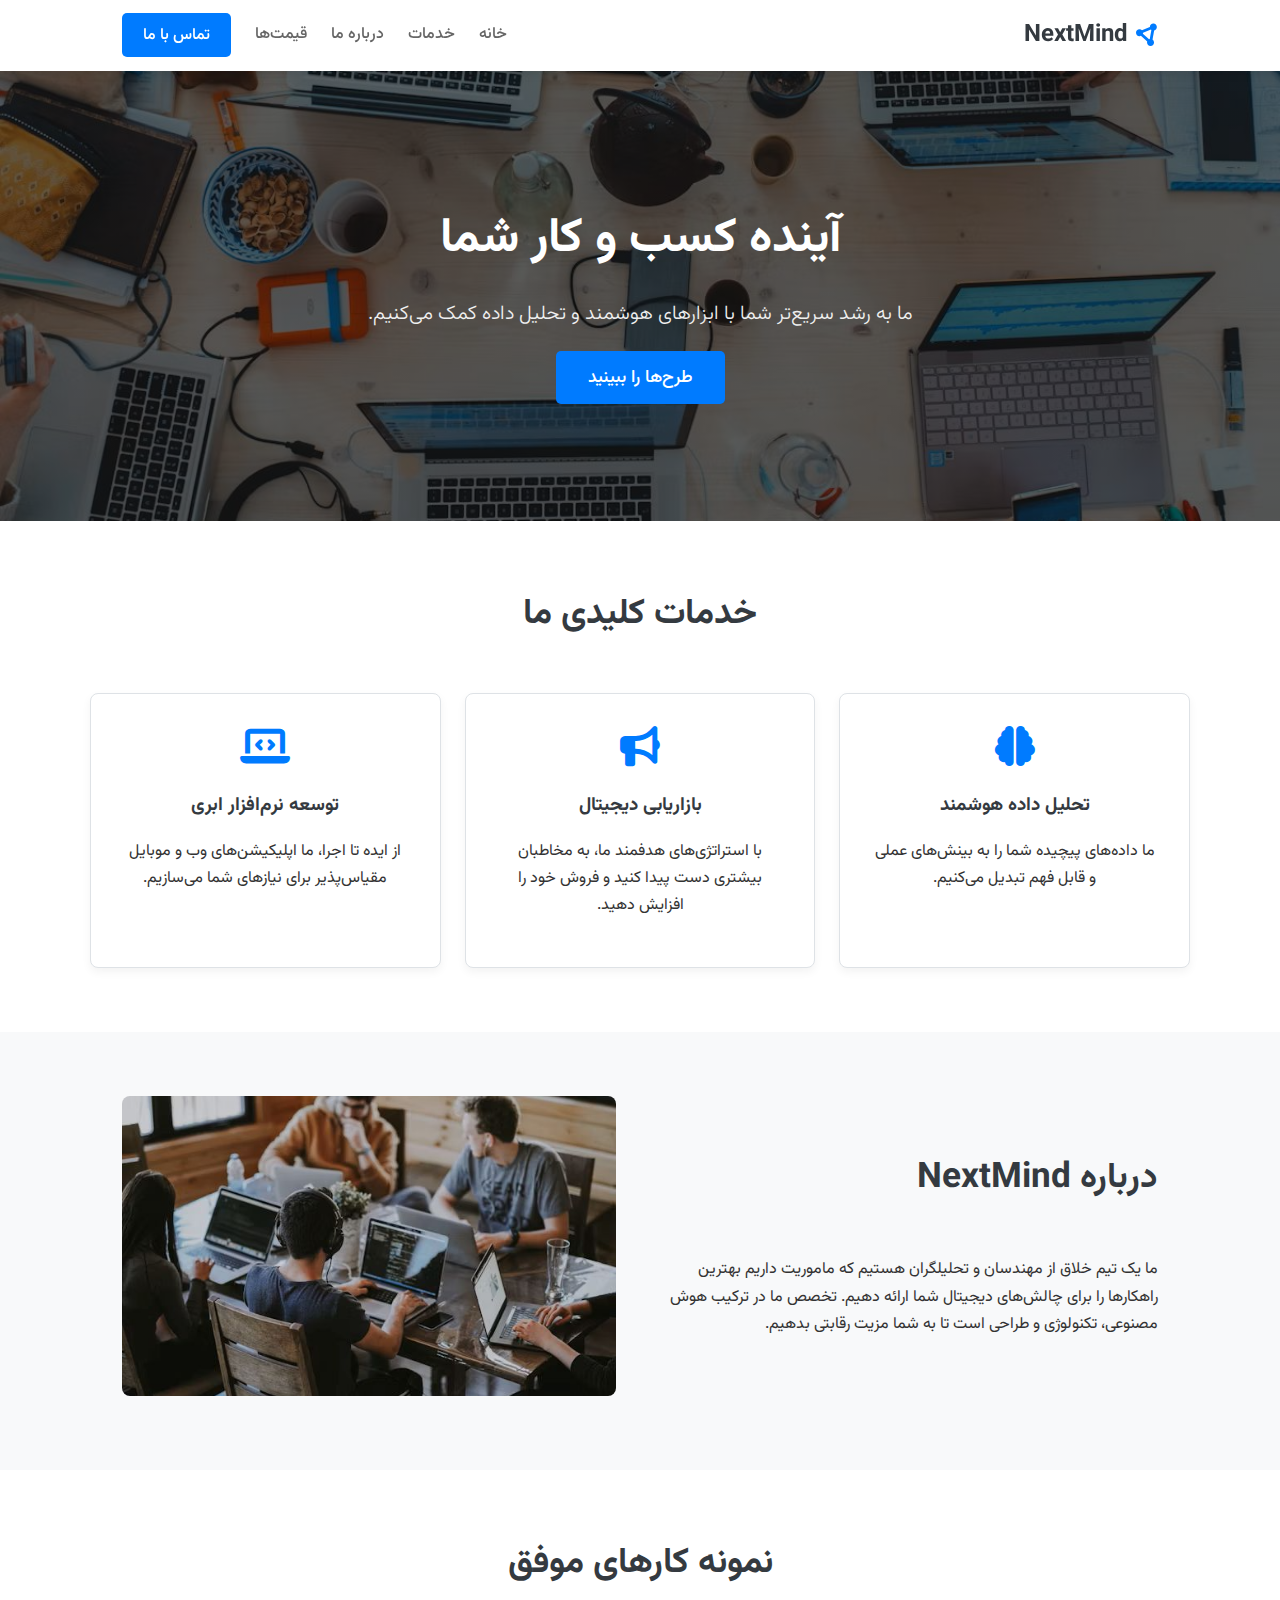
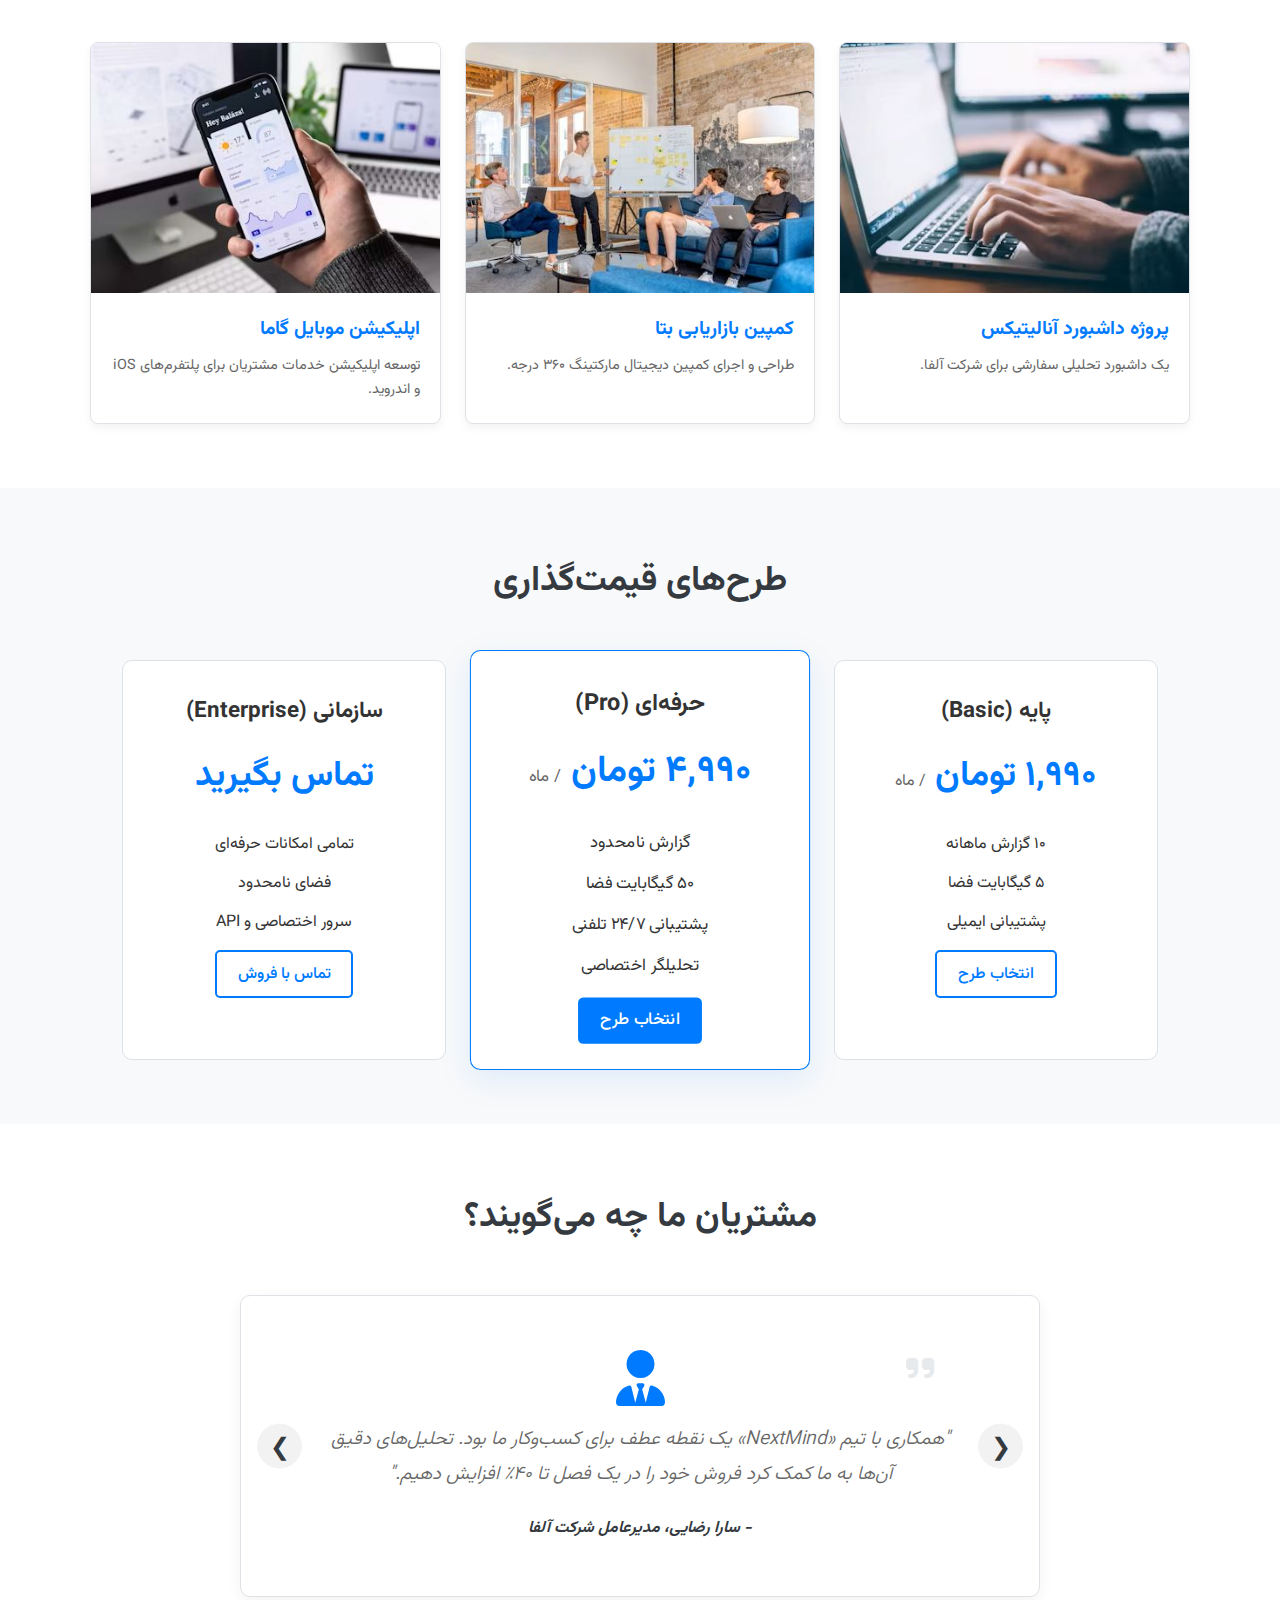
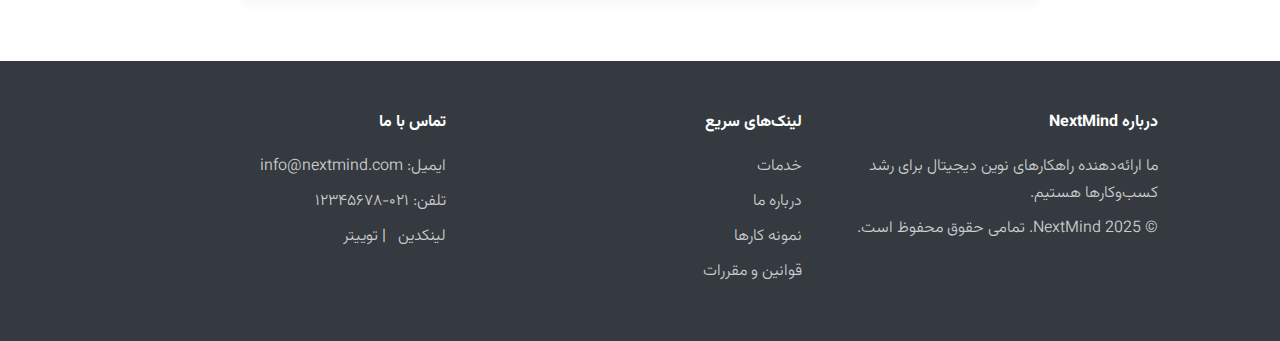
<file: homepage_desktop-Amin/index.html>
<!DOCTYPE html>
<html lang="fa" dir="rtl">
<head>
    <meta charset="UTF-8">
    <meta name="viewport" content="width=device-width, initial-scale=1.0">
    <title>NextMind | راهکارهای نوین دیجیتال</title>
    
    <link rel="preconnect" href="https://fonts.googleapis.com">
    <link rel="preconnect" href="https://fonts.gstatic.com" crossorigin>
    <link href="https://fonts.googleapis.com/css2?family=Vazirmatn:wght@300;400;500;700&display=swap" rel="stylesheet">
    
    <link rel="stylesheet" href="https://cdnjs.cloudflare.com/ajax/libs/font-awesome/6.5.2/css/all.min.css">
    
    <link rel="stylesheet" href="style.css">
</head>
<body>

    <header class="main-header">
        <nav class="container">
            <div class="logo">
                <i class="fas fa-circle-nodes"></i>
                NextMind
            </div>
            <ul class="nav-menu">
                <li><a href="#hero">خانه</a></li>
                <li><a href="#services">خدمات</a></li>
                <li><a href="#about">درباره ما</a></li>
                <li><a href="#pricing">قیمت‌ها</a></li>
                <li><a href="#contact" class="btn-primary">تماس با ما</a></li>
            </ul>
        </nav>
    </header>

    <main>
        <section id="hero" class="hero-section">
            <div class="container hero-content">
                <h1>آینده کسب و کار شما</h1>
                <p>ما به رشد سریع‌تر شما با ابزارهای هوشمند و تحلیل داده کمک می‌کنیم.</p>
                <a href="#pricing" class="btn-cta">طرح‌ها را ببینید</a>
            </div>
        </section>

        <section id="services" class="container section-padding">
            <h2 class="section-title">خدمات کلیدی ما</h2>
            <div class="features-grid">
                <div class="feature-card">
                    <i class="fas fa-brain"></i>
                    <h3>تحلیل داده هوشمند</h3>
                    <p>ما داده‌های پیچیده شما را به بینش‌های عملی و قابل فهم تبدیل می‌کنیم.</p>
                </div>
                <div class="feature-card">
                    <i class="fas fa-bullhorn"></i>
                    <h3>بازاریابی دیجیتال</h3>
                    <p>با استراتژی‌های هدفمند ما، به مخاطبان بیشتری دست پیدا کنید و فروش خود را افزایش دهید.</p>
                </div>
                <div class="feature-card">
                    <i class="fas fa-laptop-code"></i>
                    <h3>توسعه نرم‌افزار ابری</h3>
                    <p>از ایده تا اجرا، ما اپلیکیشن‌های وب و موبایل مقیاس‌پذیر برای نیازهای شما می‌سازیم.</p>
                </div>
            </div>
        </section>

        <section id="about" class="section-padding bg-light">
             <div class="container about-flex">
                <div class="about-text">
                    <h2 class="section-title">درباره NextMind</h2>
                    <p>ما یک تیم خلاق از مهندسان و تحلیلگران هستیم که ماموریت داریم بهترین راهکارها را برای چالش‌های دیجیتال شما ارائه دهیم. تخصص ما در ترکیب هوش مصنوعی، تکنولوژی و طراحی است تا به شما مزیت رقابتی بدهیم.</p>
                </div>
                <div class="about-image">
                    <img src="assets/images/team.jpg" alt="تیم ما">
                </div>
            </div>
        </section>

        <section id="portfolio" class="container section-padding">
            <h2 class="section-title">نمونه کارهای موفق</h2>
            <div class="portfolio-grid">
                <div class="portfolio-item">
                    <img src="assets/images/analytics.jpg" alt="پروژه داشبورد آنالیتیکس">
                    <div class="portfolio-info">
                        <h4>پروژه داشبورد آنالیتیکس</h4>
                        <p>یک داشبورد تحلیلی سفارشی برای شرکت آلفا.</p>
                    </div>
                </div>
                <div class="portfolio-item">
                    <img src="assets/images/marketing.jpg" alt="کمپین بازاریابی بتا">
                    <div class="portfolio-info">
                        <h4>کمپین بازاریابی بتا</h4>
                        <p>طراحی و اجرای کمپین دیجیتال مارکتینگ ۳۶۰ درجه.</p>
                    </div>
                </div>
                <div class="portfolio-item">
                    <img src="assets/images/mobile-app.jpg" alt="اپلیکیشن موبایل گاما">
                    <div class="portfolio-info">
                        <h4>اپلیکیشن موبایل گاما</h4>
                        <p>توسعه اپلیکیشن خدمات مشتریان برای پلتفرم‌های iOS و اندروید.</p>
                    </div>
                </div>
            </div>
        </section>

        <section id="pricing" class="section-padding bg-light">
            <div class="container">
                <h2 class="section-title">طرح‌های قیمت‌گذاری</h2>
                <div class="pricing-grid">
                    <div class="price-card">
                        <h3>پایه (Basic)</h3>
                        <div class="price">۱,۹۹۰ تومان <span>/ ماه</span></div>
                        <ul>
                            <li>۱۰ گزارش ماهانه</li>
                            <li>۵ گیگابایت فضا</li>
                            <li>پشتیبانی ایمیلی</li>
                        </ul>
                        <a href="#" class="btn-outline">انتخاب طرح</a>
                    </div>
                    <div class="price-card featured">
                        <h3>حرفه‌ای (Pro)</h3>
                        <div class="price">۴,۹۹۰ تومان <span>/ ماه</span></div>
                        <ul>
                            <li>گزارش نامحدود</li>
                            <li>۵۰ گیگابایت فضا</li>
                            <li>پشتیبانی ۲۴/۷ تلفنی</li>
                            <li>تحلیلگر اختصاصی</li>
                        </ul>
                        <a href="#" class="btn-primary">انتخاب طرح</a>
                    </div>
                    <div class="price-card">
                        <h3>سازمانی (Enterprise)</h3>
                        <div class="price">تماس بگیرید</div>
                        <ul>
                            <li>تمامی امکانات حرفه‌ای</li>
                            <li>فضای نامحدود</li>
                            <li>سرور اختصاصی و API</li>
                        </ul>
                        <a href="#" class="btn-outline">تماس با فروش</a>
                    </div>
                </div>
            </div>
        </section>

        <section id="testimonials" class="container section-padding">
             <h2 class="section-title">مشتریان ما چه می‌گویند؟</h2>
             
             <div class="carousel-container">
                <div class="testimonial-slider">
                    <div class="testimonial-slide active">
                        <i class="fas fa-quote-right quote-icon"></i>
                        <p class="avatar"><i class="fas fa-user-tie"></i></p>
                        <blockquote>
                            "همکاری با تیم «NextMind» یک نقطه عطف برای کسب‌وکار ما بود. تحلیل‌های دقیق آن‌ها به ما کمک کرد فروش خود را در یک فصل تا ۴۰٪ افزایش دهیم."
                        </blockquote>
                        <cite>- سارا رضایی، مدیرعامل شرکت آلفا</cite>
                    </div>
                    <div class="testimonial-slide">
                        <i class="fas fa-quote-right quote-icon"></i>
                        <p class="avatar"><i class="fas fa-user-cog"></i></p>
                        <blockquote>
                            "سرعت و کیفیت پشتیبانی این تیم بی‌نظیر است. آن‌ها همیشه یک قدم جلوتر از نیازهای ما هستند و راهکارهای خلاقانه‌ای ارائه می‌دهند."
                        </blockquote>
                        <cite>- رضا احمدی، مدیر فنی بتا</cite>
                    </div>
                    <div class="testimonial-slide">
                        <i class="fas fa-quote-right quote-icon"></i>
                        <p class="avatar"><i class="fas fa-user-edit"></i></p>
                        <blockquote>
                            "اپلیکیشن موبایلی که NextMind برای ما توسعه داد، تجربه کاربری ما را متحول کرد. استفاده از آن بسیار ساده و روان است. کاملاً راضی هستیم."
                        </blockquote>
                        <cite>- مریم قاسمی، مدیر محصول گاما</cite>
                    </div>
                </div>
                
                <button class="carousel-btn prev-btn" aria-label="نظر قبلی">&#10094;</button>
                <button class="carousel-btn next-btn" aria-label="نظر بعدی">&#10095;</button>
            </div>
        </section>

    </main>

    <footer id="contact" class="main-footer">
        <div class="container footer-grid">
            <div>
                <h4>درباره NextMind</h4>
                <p>ما ارائه‌دهنده راهکارهای نوین دیجیتال برای رشد کسب‌وکارها هستیم.</p>
                <p>&copy; 2025 NextMind. تمامی حقوق محفوظ است.</p>
            </div>
            <div>
                <h4>لینک‌های سریع</h4>
                <ul>
                    <li><a href="#services">خدمات</a></li>
                    <li><a href="#about">درباره ما</a></li>
                    <li><a href="#portfolio">نمونه کارها</a></li>
                    <li><a href="#">قوانین و مقررات</a></li>
                </ul>
            </div>
            <div>
                <h4>تماس با ما</h4>
                <p>ایمیل: info@nextmind.com</p>
                <p>تلفن: ۰۲۱-۱۲۳۴۵۶۷۸</p>
                <div class="social-links">
                    <a href="#">لینکدین</a> | <a href="#">توییتر</a>
                </div>
            </div>
        </div>
    </footer>

    <script src="script.js"></script>
</body>
</html>
</file>
<file: homepage_desktop-Amin/style.css>
/* --- Global Styles & Variables --- */
:root {
    --primary-color: #007BFF; /* آبی */
    --secondary-color: #343A40; /* مشکی ملایم */
    --light-bg: #f8f9fa; /* خاکستری روشن */
    --text-color: #333;
    --text-light: #666;
    --white: #ffffff;
    --border-color: #dee2e6;
    --container-width: 1100px;
}

* {
    box-sizing: border-box;
    margin: 0;
    padding: 0;
}

html {
    scroll-behavior: smooth; 
}

body {
    font-family: 'Vazirmatn', sans-serif;
    line-height: 1.7;
    color: var(--text-color);
    background: var(--white);
}

.container {
    max-width: var(--container-width);
    margin: 0 auto;
    padding: 0 2rem;
}

ul { list-style: none; }
a { text-decoration: none; color: var(--primary-color); }
img { max-width: 100%; height: auto; }
p { margin-bottom: 1rem; }

/* --- Utility Classes --- */
.section-padding {
    padding: 4rem 0;
}
.section-title {
    text-align: center;
    font-size: 2.2rem;
    font-weight: 700; 
    margin-bottom: 3rem;
    color: var(--secondary-color);
}
.bg-light {
    background-color: var(--light-bg);
}

/* --- Buttons --- */
.btn-primary {
    background: var(--primary-color);
    color: var(--white);
    padding: 0.6rem 1.3rem;
    border-radius: 5px;
    transition: background 0.3s ease;
    font-weight: 500;
}
.btn-primary:hover {
    background: #0056b3;
}

.btn-cta {
    background: var(--primary-color);
    color: var(--white);
    padding: 0.8rem 2rem;
    font-size: 1.1rem;
    border-radius: 5px;
    transition: all 0.3s ease;
    border: none;
    cursor: pointer;
    font-weight: 500;
}
.btn-cta:hover {
    background: #0056b3;
    transform: translateY(-2px);
}

.btn-outline {
    background: transparent;
    color: var(--primary-color);
    border: 2px solid var(--primary-color);
    padding: 0.6rem 1.3rem;
    border-radius: 5px;
    transition: all 0.3s ease;
    font-weight: 500;
}
.btn-outline:hover {
    background: var(--primary-color);
    color: var(--white);
}

/* --- 1. Header / Navigation --- */
.main-header {
    background: rgba(255, 255, 255, 0.75); 
    backdrop-filter: blur(10px);
    -webkit-backdrop-filter: blur(10px); 
    box-shadow: 0 2px 10px rgba(0,0,0,0.1); 
    position: sticky;
    top: 0;
    z-index: 100;
    border-bottom: 1px solid rgba(255, 255, 255, 0.2); 
}
.main-header .container {
    display: flex;
    justify-content: space-between;
    align-items: center;
    height: 70px;
}
.logo {
    font-size: 1.5rem;
    font-weight: 700;
    color: var(--secondary-color);
    display: flex;
    align-items: center;
    gap: 0.5rem; 
}
.logo i {
    color: var(--primary-color); 
    font-size: 1.4rem; 
}

.nav-menu {
    display: flex;
    align-items: center;
    gap: 1.5rem;
}
.nav-menu a {
    color: var(--text-light);
    font-weight: 500;
}
.nav-menu a:hover {
    color: var(--primary-color);
}
.nav-menu a.btn-primary {
    color: var(--white);
}
.nav-menu a.btn-primary:hover {
    color: var(--white);
    background: #0056b3; 
}

/* --- 2. Hero Section --- */
.hero-section {
    background: linear-gradient(rgba(0, 0, 0, 0.6), rgba(0, 0, 0, 0.6)), url('assets/images/hero-bg.jpg');
    background-size: cover;
    background-position: center;
    color: var(--white);
    min-height: 450px; 
    display: flex;
    align-items: center;
    justify-content: center;
    text-align: center;
    padding: 4rem 1rem;
}
.hero-content h1 {
    font-size: 3rem;
    font-weight: 700;
    margin-bottom: 1rem;
    color: var(--white);
}
.hero-content p {
    font-size: 1.25rem;
    margin-bottom: 2rem;
    color: #f0f0f0;
    font-weight: 300;
}

/* --- 3. Features / Services (Grid) --- */
.features-grid {
    display: grid;
    grid-template-columns: repeat(3, 1fr);
    gap: 1.5rem;
}
.feature-card {
    background: var(--white);
    border: 1px solid var(--border-color);
    padding: 2rem;
    text-align: center;
    border-radius: 8px;
    box-shadow: 0 4px 10px rgba(0,0,0,0.05);
}
.feature-card i {
    font-size: 2.5rem;
    color: var(--primary-color);
    margin-bottom: 1.5rem; 
}
.feature-card h3 {
    margin-bottom: 1rem;
    color: var(--secondary-color); 
    font-weight: 700;
}

/* --- 4. About Us (Flexbox) --- */
.about-flex {
    display: flex;
    align-items: center;
    gap: 3rem;
}
.about-text {
    flex: 1; 
}
.about-text .section-title {
    text-align: right; 
}
.about-image {
    flex: 1; 
}
.about-image img {
    border-radius: 8px;
    width: 100%; 
    height: 300px; 
    object-fit: cover; 
}

/* --- 5. Portfolio (Grid) --- */
.portfolio-grid {
    display: grid;
    grid-template-columns: repeat(3, 1fr);
    gap: 1.5rem; 
}
.portfolio-item {
    background: var(--white);
    border: 1px solid var(--border-color);
    border-radius: 8px;
    box-shadow: 0 4px 10px rgba(0,0,0,0.05);
    overflow: hidden; 
    transition: transform 0.3s ease, box-shadow 0.3s ease;
}
.portfolio-item:hover {
    transform: translateY(-5px);
    box-shadow: 0 8px 15px rgba(0,0,0,0.1);
}
.portfolio-item img {
    width: 100%;
    height: 250px; 
    object-fit: cover; 
    display: block; 
}
.portfolio-info {
    padding: 1.25rem;
}
.portfolio-info h4 {
    font-size: 1.2rem;
    color: var(--primary-color);
    margin-bottom: 0.5rem;
    font-weight: 700;
}
.portfolio-info p {
    font-size: 0.9rem;
    color: var(--text-light);
    margin-bottom: 0;
}

/* --- 6. Pricing Plans (Grid) --- */
.pricing-grid {
    display: grid;
    grid-template-columns: repeat(3, 1fr);
    gap: 2rem;
}
.price-card {
    background: var(--white);
    border: 1px solid var(--border-color);
    border-radius: 10px;
    padding: 2rem;
    text-align: center;
    transition: all 0.3s ease;
}
.price-card.featured {
    border-color: var(--primary-color);
    transform: scale(1.05);
    box-shadow: 0 10px 30px rgba(0, 123, 255, 0.1);
}
.price-card h3 {
    font-size: 1.4rem;
    font-weight: 700;
}
.price-card .price {
    font-size: 2.2rem;
    font-weight: 700;
    color: var(--primary-color);
    margin: 1rem 0;
}
.price-card .price span {
    font-size: 1rem;
    color: var(--text-light);
    font-weight: 400;
}
.price-card ul {
    margin: 1.5rem 0;
}
.price-card li {
    margin-bottom: 0.75rem;
}
.price-card .btn-outline,
.price-card .btn-primary {
    margin-top: 1rem;
}

/* ============================================== */
/* --- بخش 7: استایل کروسل نظرات --- (جدید) --- */
/* ============================================== */
.carousel-container {
    position: relative;
    max-width: 800px;
    margin: 0 auto;
    background: var(--white);
    border: 1px solid var(--border-color);
    border-radius: 10px;
    padding: 2.5rem 5rem; /* فضای بیشتر در کناره‌ها برای دکمه‌ها */
    box-shadow: 0 5px 15px rgba(0,0,0,0.05);
    overflow: hidden; /* مهم */
    text-align: center;
}

.testimonial-slider {
    position: relative;
    width: 100%;
    /* ارتفاع ثابت برای جلوگیری از پرش صفحه */
    min-height: 220px; 
    display: flex;
    align-items: center;
}

.testimonial-slide {
    display: none; /* مخفی کردن همه اسلایدها */
    flex-direction: column;
    align-items: center;
    justify-content: center;
    width: 100%;
    
    /* انیمیشن محو شدن (Fade) */
    opacity: 0;
    transition: opacity 0.6s ease-in-out;
}

.testimonial-slide.active {
    display: flex; /* نمایش اسلاید فعال */
    opacity: 1;
}

.testimonial-slide .avatar {
    font-size: 3.5rem; /* آیکون آواتار کاربر */
    color: var(--primary-color);
    margin-bottom: 0.5rem;
    line-height: 1;
}

.testimonial-slide .quote-icon {
    position: absolute;
    top: 1rem;
    right: 1.5rem;
    font-size: 2rem;
    color: var(--border-color);
    opacity: 0.7;
}

.testimonial-slide blockquote {
    font-size: 1.2rem; 
    font-style: italic;
    color: var(--text-light);
    margin-bottom: 1.5rem;
    font-weight: 300;
    line-height: 1.8;
}

.testimonial-slide cite {
    font-weight: 700;
    color: var(--secondary-color);
}

/* دکمه‌های ناوبری کروسل */
.carousel-btn {
    position: absolute;
    top: 50%;
    transform: translateY(-50%);
    background-color: rgba(0, 0, 0, 0.05);
    color: var(--secondary-color);
    border: none;
    border-radius: 50%;
    width: 45px;
    height: 45px;
    font-size: 1.5rem;
    cursor: pointer;
    transition: background-color 0.3s ease;
    z-index: 10;
}
.carousel-btn:hover {
    background-color: rgba(0, 0, 0, 0.1);
}
/* دکمه‌ها برعکس برای فارسی (RTL) */
.prev-btn {
    right: 1rem; 
}
.next-btn {
    left: 1rem; 
}

/* --- 8. Footer (Grid) --- */
.main-footer {
    background: var(--secondary-color);
    color: #ccc;
    padding: 3rem 0;
}
.footer-grid {
    display: grid;
    grid-template-columns: repeat(3, 1fr);
    gap: 2rem;
}
.main-footer h4 {
    color: var(--white);
    margin-bottom: 1rem;
    font-weight: 700;
}
.main-footer p, .main-footer a {
    color: #ccc;
    margin-bottom: 0.5rem;
    font-weight: 300;
}
.main-footer a:hover {
    color: var(--white);
}
.main-footer ul li {
    margin-bottom: 0.5rem;
}
.social-links a {
    margin-left: 0.5rem;
}

/* --- Responsive (Mobile / Tablet) --- */
@media (max-width: 900px) {
    .features-grid,
    .pricing-grid,
    .portfolio-grid { 
        grid-template-columns: 1fr 1fr; 
    }
    .about-flex {
        flex-direction: column; 
        text-align: center;
    }
    .about-text .section-title {
        text-align: center;
    }
    .footer-grid {
        grid-template-columns: 1fr 1fr;
    }
}

@media (max-width: 600px) {
    .nav-menu {
        display: none; 
    }
    .logo {
        width: 100%;
        justify-content: center;
    }
    .hero-content h1 {
        font-size: 2.2rem;
    }
    .features-grid,
    .pricing-grid,
    .portfolio-grid, 
    .footer-grid {
        grid-template-columns: 1fr; 
    }
    .price-card.featured {
        transform: scale(1); 
    }
    .about-image img, .portfolio-item img {
        height: auto; 
    }

    /* کروسل در موبایل */
    .carousel-container {
        padding: 2rem 1rem; /* پدینگ کمتر */
    }
    .carousel-btn {
        /* دکمه‌ها را کوچکتر می‌کنیم */
        width: 35px;
        height: 35px;
        font-size: 1.2rem;
    }
    .prev-btn { right: 0.5rem; }
    .next-btn { left: 0.5rem; }
    .testimonial-slide blockquote { font-size: 1rem; }
}
</file>
